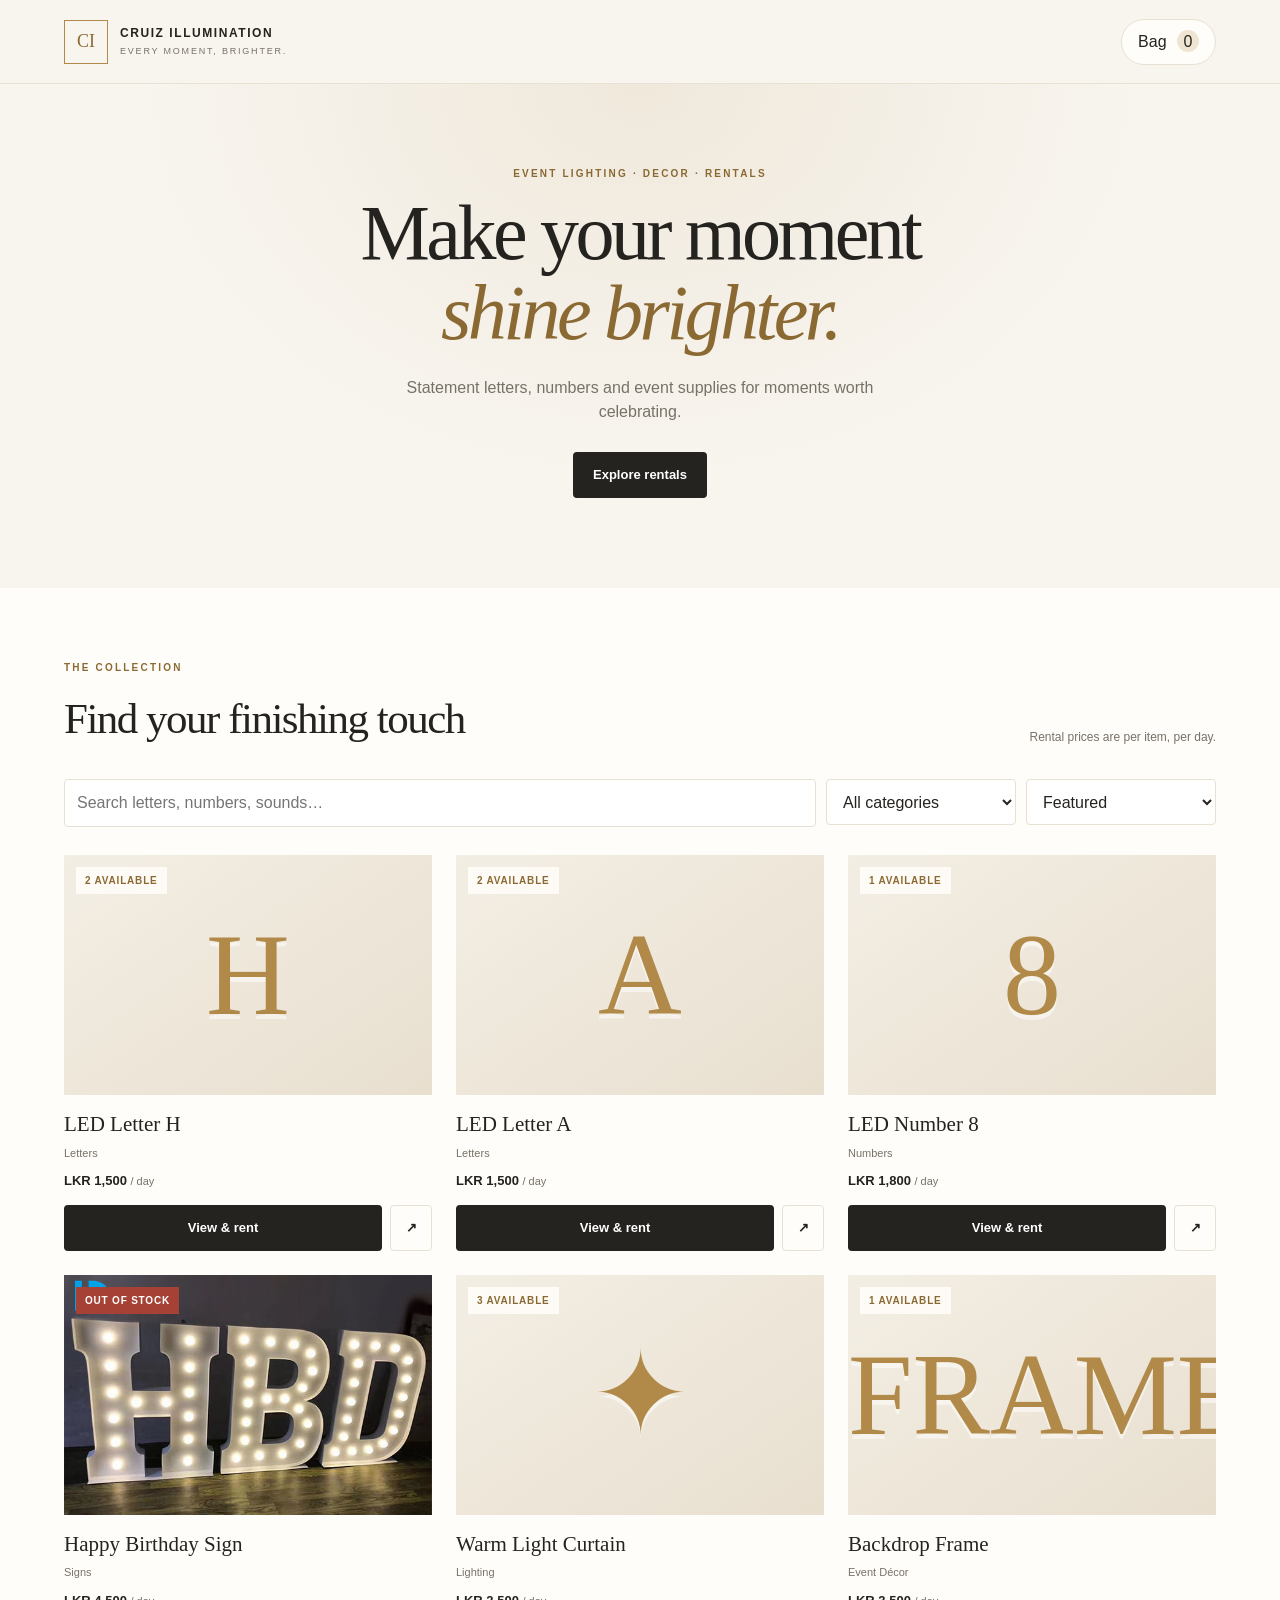
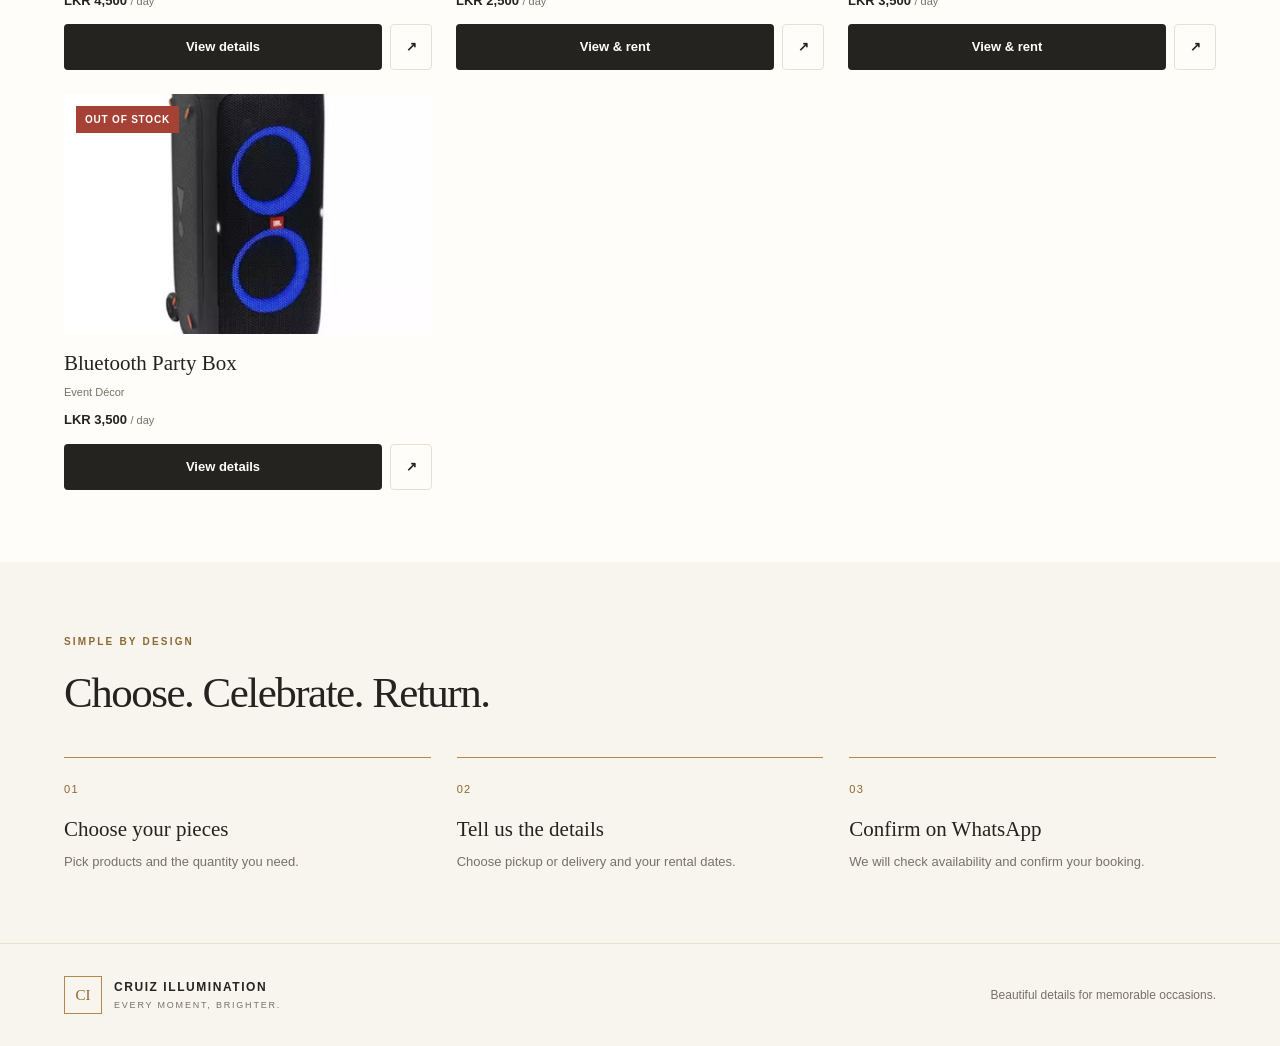
<file: index.html>
<!doctype html>
<html lang="en">
<head>
  <meta charset="UTF-8">
  <meta name="viewport" content="width=device-width, initial-scale=1">
  <meta name="theme-color" content="#f8f5ef">
  <title>CRUIZ ILLUMINATION</title>
  <link rel="icon" type="image/png" href="favicon.png">
  <link rel="stylesheet" href="style.css">
</head>

<body>
  <header class="site-header">
    <a class="brand" href="#" aria-label="Cruiz Illumination home">
      <span class="brand-mark">CI</span>
      <span>
        <strong>CRUIZ ILLUMINATION</strong>
        <small>EVERY MOMENT, BRIGHTER.</small>
      </span>
    </a>

    <button id="cart-open" class="cart-button" type="button">
      Bag <span id="cart-count">0</span>
    </button>
  </header>

  <main>
    <section class="hero">
      <p class="eyebrow">EVENT LIGHTING · DECOR · RENTALS</p>
      <h1>Make your moment<br><em>shine brighter.</em></h1>
      <p class="hero-copy">
        Statement letters, numbers and event supplies for moments worth celebrating.
      </p>
      <a class="button button-dark" href="#catalogue">Explore rentals</a>
    </section>

    <section id="catalogue" class="catalogue section-wrap">
      <div class="section-heading">
        <div>
          <p class="eyebrow">THE COLLECTION</p>
          <h2>Find your finishing touch</h2>
        </div>
        <p class="muted">Rental prices are per item, per day.</p>
      </div>

      <div class="toolbar">
        <label class="search-box">
          <span class="sr-only">Search products</span>
          <input id="search-input" type="search" placeholder="Search letters, numbers, sounds…">
        </label>

        <label class="filter-label">
          <span class="sr-only">Filter category</span>
          <select id="category-filter">
            <option value="all">All categories</option>
          </select>
        </label>

        <label class="filter-label">
          <span class="sr-only">Sort products</span>
          <select id="sort-filter">
            <option value="featured">Featured</option>
            <option value="price-low">Price: low to high</option>
            <option value="price-high">Price: high to low</option>
            <option value="name">Name: A to Z</option>
          </select>
        </label>
      </div>

      <div id="product-grid" class="product-grid"></div>
      <p id="empty-message" class="empty-message" hidden>No products match your search.</p>
    </section>

    <section class="how-it-works section-wrap">
      <p class="eyebrow">SIMPLE BY DESIGN</p>
      <h2>Choose. Celebrate. Return.</h2>
      <div class="steps">
        <article><span>01</span><h3>Choose your pieces</h3><p>Pick products and the quantity you need.</p></article>
        <article><span>02</span><h3>Tell us the details</h3><p>Choose pickup or delivery and your rental dates.</p></article>
        <article><span>03</span><h3>Confirm on WhatsApp</h3><p>We will check availability and confirm your booking.</p></article>
      </div>
    </section>
  </main>

  <footer class="site-footer">
    <a class="brand brand-footer" href="#">
      <span class="brand-mark">CI</span>
      <span><strong>CRUIZ ILLUMINATION</strong><small>EVERY MOMENT, BRIGHTER.</small></span>
    </a>
    <p>Beautiful details for memorable occasions.</p>
  </footer>

  <div id="product-modal" class="modal" aria-hidden="true">
    <div class="modal-backdrop" data-close-modal></div>
    <section class="modal-panel" role="dialog" aria-modal="true" aria-labelledby="modal-title">
      <button class="icon-button modal-close" type="button" data-close-modal aria-label="Close">×</button>
      <div id="modal-art" class="modal-art"></div>
      <div class="modal-content">
        <p id="modal-category" class="eyebrow"></p>
        <h2 id="modal-title"></h2>
        <p id="modal-description" class="muted"></p>
        <p id="modal-price" class="product-price"></p>
        <p id="modal-stock" class="stock-note"></p>

        <div class="field-row">
          <label>Quantity
            <input id="modal-quantity" type="number" min="1" value="1">
          </label>
          <label>Rental days
            <input id="modal-days" type="number" min="1" value="1">
          </label>
        </div>

        <p class="calculation">Estimated rental: <strong id="modal-total">LKR 0</strong></p>

        <label class="field-label">Collection method
          <select id="modal-fulfilment">
            <option value="Pickup">Pickup</option>
            <option value="Delivery">Delivery (fee confirmed on WhatsApp)</option>
          </select>
        </label>

        <button id="add-to-cart" class="button button-dark full-width" type="button">Add to bag</button>
        <button id="share-product" class="button button-light full-width" type="button">Share this product</button>
        <p id="modal-feedback" class="form-feedback" aria-live="polite"></p>
      </div>
    </section>
  </div>

  <aside id="cart-drawer" class="cart-drawer" aria-hidden="true">
    <div class="drawer-backdrop" data-close-cart></div>
    <section class="drawer-panel" role="dialog" aria-modal="true" aria-labelledby="cart-title">
      <div class="drawer-heading">
        <div><p class="eyebrow">YOUR SELECTION</p><h2 id="cart-title">Your bag</h2></div>
        <button class="icon-button" type="button" data-close-cart aria-label="Close bag">×</button>
      </div>

      <div id="cart-items" class="cart-items"></div>
      <p id="cart-empty" class="muted">Your bag is empty for now.</p>

      <div class="cart-summary">
        <p>Estimated rental total <strong id="cart-total">LKR 0</strong></p>
        <p class="tiny muted">Delivery fees, security deposit and final availability are confirmed with us.</p>
      </div>

      <form id="checkout-form" class="checkout-form">
        <h3>Booking details</h3>
        <label>Your name <input id="customer-name" type="text" autocomplete="name" required></label>
        <label>Phone number <input id="customer-phone" type="tel" autocomplete="tel" required></label>
        <label>Event date <input id="event-date" type="date" required></label>
        <label>Event venue / address <input id="event-venue" type="text" required></label>
        <label>Extra notes <textarea id="event-notes" rows="3" placeholder="Event type, preferred delivery time, etc."></textarea></label>
        <label>Preferred method
          <select id="checkout-fulfilment">
            <option value="Pickup">Pickup</option>
            <option value="Delivery">Delivery</option>
            <option value="Mixed / discuss">Mixed / discuss</option>
          </select>
        </label>

        <button id="share-cart" class="button button-light full-width" type="button">Share finalized bag</button>
        <button class="button button-gold full-width" type="submit">Proceed via WhatsApp</button>
        <p class="tiny muted">No online payment. Press Send in WhatsApp to send your request. A booking is not confirmed until we reply.</p>
      </form>
    </section>
  </aside>

  <div id="toast" class="toast" role="status" aria-live="polite"></div>
  <script src="script.js"></script>
</body>
</html>
</file>
<file: style.css>
/* =========================================================
   CRUIZ ILLUMINATION — easy-to-edit styles
   Change the colour variables first to restyle the whole site.
   ========================================================= */
/* Removes the mobile touch highlight rectangle */
*,
*::before,
*::after {
  -webkit-tap-highlight-color: transparent;
}

/* Removes the blue focus/active outline when clicked */
button:focus,
button:active,
a:focus,
a:active,
[role="button"]:focus,
[role="button"]:active {
  outline: none;
  box-shadow: none;
}

:root {
  --ivory: #f8f5ef;
  --paper: #fffdf9;
  --ink: #25231f;
  --muted: #777168;
  --gold: #b18a4a;
  --gold-dark: #8b6932;
  --line: #e8e0d3;
  --soft-gold: #efe5d2;
  --danger: #a64235;
  --radius: 18px;
  --shadow: 0 18px 55px rgba(45, 35, 20, 0.12);
}

* { box-sizing: border-box; }

html { scroll-behavior: smooth; }

body {
  margin: 0;
  background: var(--ivory);
  color: var(--ink);
  font-family: Arial, Helvetica, sans-serif;
  line-height: 1.5;
}

body.no-scroll { overflow: hidden; }

button, input, select, textarea { font: inherit; }
button, select { cursor: pointer; }
a { color: inherit; text-decoration: none; }
img { display: block; max-width: 100%; }

.sr-only {
  position: absolute;
  width: 1px;
  height: 1px;
  padding: 0;
  margin: -1px;
  overflow: hidden;
  clip: rect(0, 0, 0, 0);
  white-space: nowrap;
  border: 0;
}

.site-header {
  min-height: 84px;
  padding: 16px clamp(18px, 5vw, 76px);
  display: flex;
  align-items: center;
  justify-content: space-between;
  gap: 20px;
  border-bottom: 1px solid var(--line);
  background: rgba(248, 245, 239, 0.94);
}

.brand { display: inline-flex; align-items: center; gap: 12px; }
.brand-mark {
  width: 44px;
  height: 44px;
  display: grid;
  place-items: center;
  border: 1px solid var(--gold);
  color: var(--gold-dark);
  font-family: Georgia, serif;
  font-size: 18px;
}
.brand strong { display: block; font-size: 12px; letter-spacing: 0.13em; }
.brand small { display: block; margin-top: 3px; color: var(--muted); font-size: 9px; letter-spacing: 0.2em; }

.cart-button {
  border: 1px solid var(--line);
  border-radius: 999px;
  padding: 10px 16px;
  background: var(--paper);
  color: var(--ink);
}
.cart-button span {
  display: inline-grid;
  place-items: center;
  min-width: 22px;
  height: 22px;
  margin-left: 6px;
  border-radius: 50%;
  background: var(--soft-gold);
}

.hero {
  min-height: 410px;
  padding: 82px 20px 90px;
  display: flex;
  align-items: center;
  flex-direction: column;
  justify-content: center;
  text-align: center;
  background:
    radial-gradient(ellipse at 50% 0%, rgba(177, 138, 74, 0.12), transparent 55%),
    var(--ivory);
}
.eyebrow { margin: 0 0 12px; color: var(--gold-dark); font-size: 10px; font-weight: 700; letter-spacing: 0.22em; }
.hero h1 { margin: 0; font-family: Georgia, "Times New Roman", serif; font-size: clamp(42px, 7vw, 78px); font-weight: 400; line-height: 1.03; letter-spacing: -0.045em; }
.hero h1 em { color: var(--gold-dark); font-weight: 400; }
.hero-copy { max-width: 470px; margin: 22px 0 28px; color: var(--muted); }
.button {
  min-height: 46px;
  display: inline-flex;
  align-items: center;
  justify-content: center;
  gap: 8px;
  border: 1px solid transparent;
  border-radius: 4px;
  padding: 12px 19px;
  font-weight: 700;
  font-size: 13px;
  transition: transform 0.18s ease, background 0.18s ease;
}
.button:hover { transform: translateY(-1px); }
.button-dark { background: var(--ink); color: white; }
.button-dark:hover { background: #3b362f; }
.button-gold { background: var(--gold); color: white; }
.button-gold:hover { background: var(--gold-dark); }
.button-light { border-color: var(--line); background: var(--paper); color: var(--ink); }
.full-width { width: 100%; margin-top: 10px; }

.section-wrap { padding: 72px clamp(18px, 5vw, 76px); }
.catalogue { background: var(--paper); }
.section-heading { display: flex; align-items: end; justify-content: space-between; gap: 24px; margin-bottom: 28px; }
h2 { margin: 0; font-family: Georgia, "Times New Roman", serif; font-size: clamp(29px, 4vw, 43px); font-weight: 400; letter-spacing: -0.035em; }
.muted { color: var(--muted); }
.section-heading > p { margin: 0 0 5px; font-size: 12px; }

.toolbar { display: grid; grid-template-columns: minmax(200px, 1fr) 190px 190px; gap: 10px; margin-bottom: 28px; }
.search-box input, .filter-label select, .field-label select, .checkout-form input, .checkout-form select, .checkout-form textarea, .field-row input {
  width: 100%;
  min-height: 46px;
  border: 1px solid var(--line);
  border-radius: 4px;
  padding: 11px 12px;
  background: white;
  color: var(--ink);
  outline-color: var(--gold);
}
.product-grid { display: grid; grid-template-columns: repeat(3, minmax(0, 1fr)); gap: 24px; }
.product-card { min-width: 0; }
.product-art, .modal-art {
  position: relative;
  display: grid;
  place-items: center;
  min-height: 240px;
  overflow: hidden;
  background: linear-gradient(145deg, #f3eee4, #e8dfcf);
}
.product-art img, .modal-art img { width: 100%; height: 100%; position: absolute; inset: 0; object-fit: cover; }
.art-symbol { color: #b18a4a; font-family: Georgia, serif; font-size: clamp(68px, 10vw, 116px); line-height: 1; text-shadow: 0 5px 0 rgba(255,255,255,0.5); }
.stock-badge {
  position: absolute;
  z-index: 1;
  top: 12px;
  left: 12px;
  padding: 6px 9px;
  background: var(--danger);
  color: white;
  font-size: 10px;
  font-weight: 700;
  letter-spacing: 0.08em;
  text-transform: uppercase;
}
.stock-badge.available { background: rgba(255, 253, 249, 0.92); color: var(--gold-dark); }
.product-info { padding: 14px 0 0; }
.product-topline { display: flex; justify-content: space-between; gap: 12px; align-items: start; }
.product-name { margin: 0; font-family: Georgia, serif; font-size: 21px; font-weight: 400; }
.product-category { margin: 4px 0 0; color: var(--muted); font-size: 11px; }
.product-price { margin: 10px 0 0; color: var(--ink); font-size: 13px; font-weight: 700; }
.product-price small { color: var(--muted); font-size: 11px; font-weight: 400; }
.card-actions { display: flex; gap: 8px; margin-top: 14px; }
.card-actions .button { flex: 1; padding: 10px 9px; }
.icon-button { width: 38px; height: 38px; border: 1px solid var(--line); border-radius: 50%; background: white; color: var(--ink); font-size: 24px; line-height: 1; }
.share-button { flex: 0 0 42px !important; }
.empty-message { padding: 35px 0; color: var(--muted); text-align: center; }

.how-it-works { background: var(--ivory); }
.how-it-works > h2 { margin-bottom: 32px; }
.steps { display: grid; grid-template-columns: repeat(3, minmax(0, 1fr)); gap: 26px; }
.steps article { padding-top: 18px; border-top: 1px solid var(--gold); }
.steps article > span { color: var(--gold-dark); font-size: 11px; letter-spacing: 0.12em; }
.steps h3 { margin: 14px 0 6px; font-family: Georgia, serif; font-size: 21px; font-weight: 400; }
.steps p { margin: 0; color: var(--muted); font-size: 13px; }

.site-footer { display: flex; align-items: center; justify-content: space-between; gap: 20px; padding: 30px clamp(18px, 5vw, 76px); border-top: 1px solid var(--line); }
.site-footer > p { color: var(--muted); font-size: 12px; }
.brand-footer .brand-mark { width: 38px; height: 38px; font-size: 15px; }

.modal, .cart-drawer { position: fixed; z-index: 20; inset: 0; display: none; }
.modal.is-open, .cart-drawer.is-open { display: block; }
.modal-backdrop, .drawer-backdrop { position: absolute; inset: 0; background: rgba(29, 25, 20, 0.55); }
.modal-panel { position: relative; display: grid; grid-template-columns: 0.9fr 1.1fr; width: min(850px, calc(100% - 28px)); max-height: calc(100vh - 32px); margin: 16px auto; overflow: auto; background: var(--paper); box-shadow: var(--shadow); }
.modal-close { position: absolute; z-index: 2; top: 12px; right: 12px; }
.modal-art { min-height: 100%; }
.modal-content { padding: 34px; }
.modal-content h2 { margin-bottom: 10px; }
.modal-content > .muted { font-size: 13px; }
.stock-note { color: var(--gold-dark); font-size: 12px; }
.field-row { display: grid; grid-template-columns: 1fr 1fr; gap: 12px; margin: 18px 0; }
.field-row label, .field-label, .checkout-form label { display: block; color: var(--muted); font-size: 11px; }
.field-row input, .field-label select { display: block; margin-top: 6px; color: var(--ink); }
.calculation { display: flex; justify-content: space-between; gap: 12px; padding: 12px 0; border-top: 1px solid var(--line); font-size: 13px; }
.form-feedback { min-height: 18px; color: var(--danger); font-size: 12px; }

.cart-drawer { z-index: 30; }
.drawer-panel { position: absolute; top: 0; right: 0; display: flex; flex-direction: column; width: min(480px, 100%); height: 100%; overflow-y: auto; padding: 24px; background: var(--paper); box-shadow: var(--shadow); }
.drawer-heading { display: flex; align-items: center; justify-content: space-between; padding-bottom: 18px; border-bottom: 1px solid var(--line); }
.drawer-heading h2 { font-size: 34px; }
.cart-items { display: grid; gap: 14px; padding: 18px 0; }
.cart-line { display: grid; grid-template-columns: 1fr auto; gap: 12px; padding-bottom: 14px; border-bottom: 1px solid var(--line); }
.cart-line h3 { margin: 0; font-family: Georgia, serif; font-size: 17px; font-weight: 400; }
.cart-line p { margin: 4px 0; color: var(--muted); font-size: 11px; }
.cart-line strong { font-size: 12px; }
.cart-line-actions { display: flex; align-items: center; gap: 8px; margin-top: 8px; }
.cart-line-actions button { border: 0; padding: 3px 7px; background: var(--soft-gold); }
.remove-item { color: var(--danger); background: transparent !important; }
.cart-summary { margin-top: auto; padding: 16px 0; border-top: 1px solid var(--line); }
.cart-summary > p:first-child { display: flex; justify-content: space-between; gap: 10px; }
.tiny { font-size: 10px; line-height: 1.5; }
.checkout-form { display: grid; gap: 12px; padding-bottom: 18px; }
.checkout-form h3 { margin: 5px 0 0; font-family: Georgia, serif; font-size: 23px; font-weight: 400; }
.checkout-form input, .checkout-form select, .checkout-form textarea { display: block; margin-top: 5px; }
.checkout-form textarea { resize: vertical; }
.toast { position: fixed; z-index: 50; bottom: 20px; left: 50%; max-width: calc(100% - 30px); padding: 12px 16px; transform: translate(-50%, 20px); border-radius: 4px; background: var(--ink); color: white; font-size: 12px; opacity: 0; pointer-events: none; transition: opacity 0.2s ease, transform 0.2s ease; }
.toast.is-visible { transform: translate(-50%, 0); opacity: 1; }

@media (max-width: 760px) {
  .hero { min-height: 360px; padding-top: 65px; padding-bottom: 65px; }
  .section-wrap { padding-top: 52px; padding-bottom: 52px; }
  .section-heading { align-items: start; flex-direction: column; gap: 8px; }
  .toolbar { grid-template-columns: 1fr 1fr; }
  .search-box { grid-column: 1 / -1; }
  .product-grid { grid-template-columns: repeat(2, minmax(0, 1fr)); gap: 22px 14px; }
  .product-art { min-height: 180px; }
  .product-name { font-size: 18px; }
  .steps { grid-template-columns: 1fr; gap: 22px; }
  .site-footer { align-items: start; flex-direction: column; }
  .modal-panel { grid-template-columns: 1fr; }
  .modal-art { min-height: 190px; }
  .modal-content { padding: 24px; }
}

@media (max-width: 420px) {
  .brand strong { font-size: 10px; }
  .brand small { font-size: 8px; }
  .brand-mark { width: 38px; height: 38px; }
  .product-art { min-height: 150px; }
  .card-actions { flex-wrap: wrap; }
  .card-actions .button { font-size: 11px; }
  .toolbar { grid-template-columns: 1fr; }
  .search-box { grid-column: auto; }
  .drawer-panel { padding: 18px; }
}
</file>
